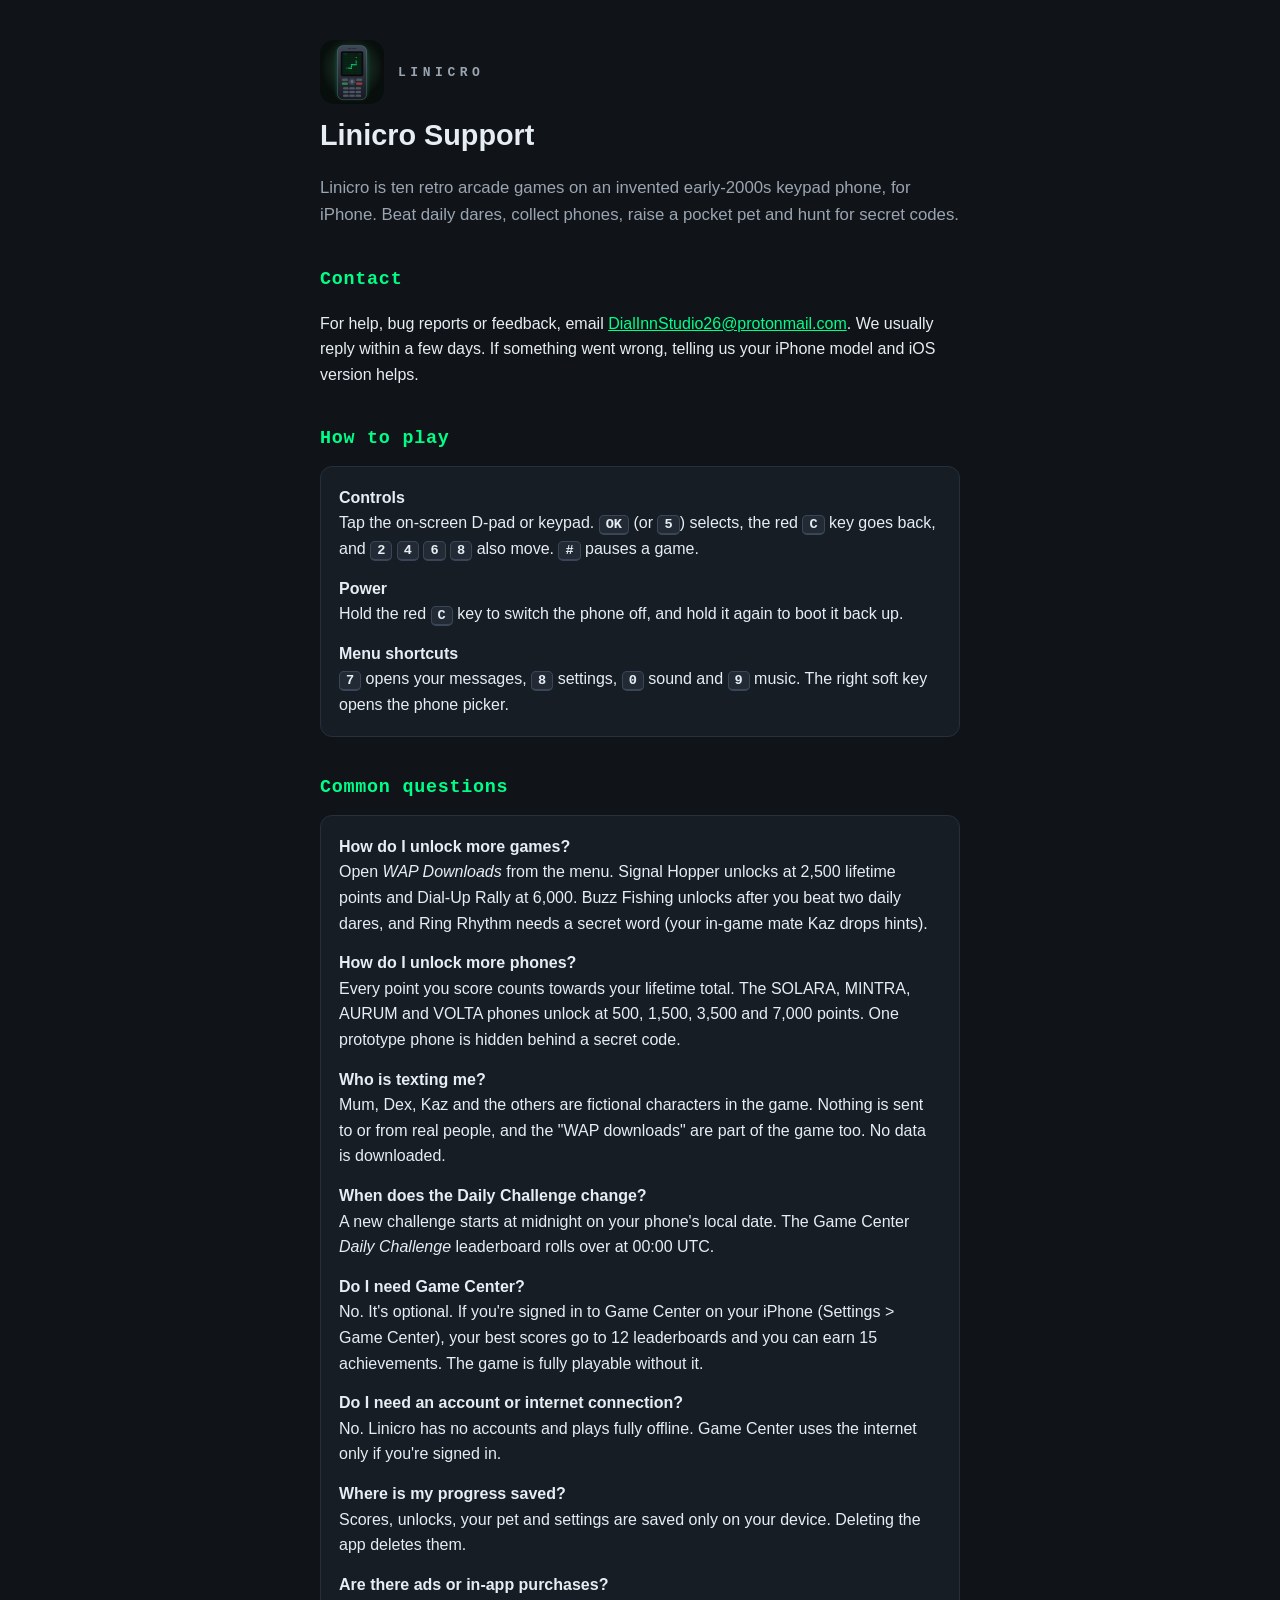
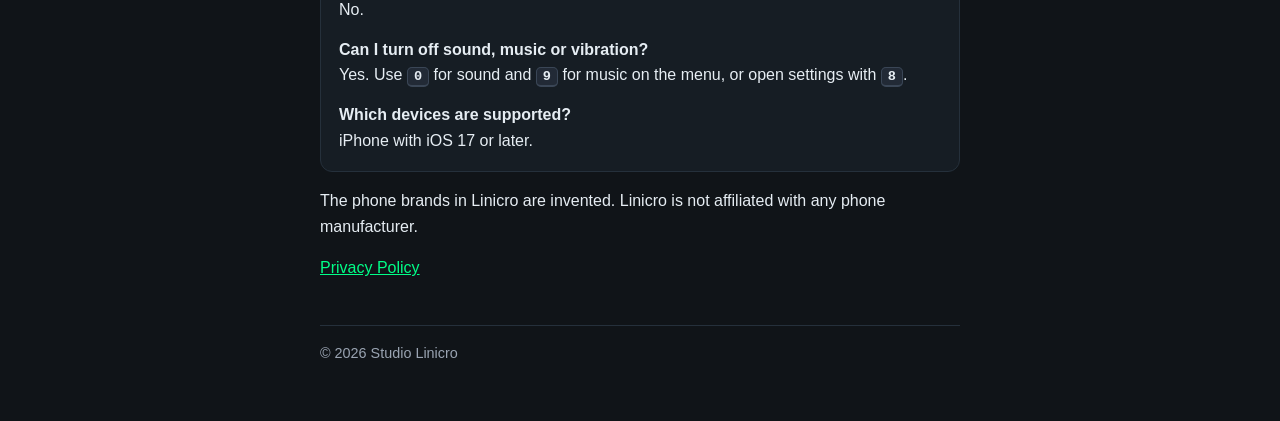
<file: index.html>
<!doctype html>
<html lang="en-GB">
<head>
<meta charset="utf-8">
<meta name="viewport" content="width=device-width,initial-scale=1">
<title>Linicro – Support</title>
<meta name="description" content="Support for Linicro, vintage phone games for iPhone by Studio Linicro.">
<link rel="icon" href="icon.png">
<link rel="stylesheet" href="style.css">
</head>
<body>
<main>
<div class="brand"><img src="icon.png" alt="Linicro app icon"><span class="mark">LINICRO</span></div>
<h1>Linicro Support</h1>
<p class="lede">Linicro is ten retro arcade games on an invented early-2000s keypad phone, for iPhone. Beat daily dares, collect phones, raise a pocket pet and hunt for secret codes.</p>

<h2>Contact</h2>
<p>For help, bug reports or feedback, email <a href="mailto:DialInnStudio26@protonmail.com">DialInnStudio26@protonmail.com</a>. We usually reply within a few days. If something went wrong, telling us your iPhone model and iOS version helps.</p>

<h2>How to play</h2>
<div class="card">
<p class="q"><strong>Controls</strong>Tap the on-screen D-pad or keypad. <kbd>OK</kbd> (or <kbd>5</kbd>) selects, the red <kbd>C</kbd> key goes back, and <kbd>2</kbd> <kbd>4</kbd> <kbd>6</kbd> <kbd>8</kbd> also move. <kbd>#</kbd> pauses a game.</p>
<p class="q"><strong>Power</strong>Hold the red <kbd>C</kbd> key to switch the phone off, and hold it again to boot it back up.</p>
<p class="q"><strong>Menu shortcuts</strong><kbd>7</kbd> opens your messages, <kbd>8</kbd> settings, <kbd>0</kbd> sound and <kbd>9</kbd> music. The right soft key opens the phone picker.</p>
</div>

<h2>Common questions</h2>
<div class="card">
<p class="q"><strong>How do I unlock more games?</strong>Open <em>WAP Downloads</em> from the menu. Signal Hopper unlocks at 2,500 lifetime points and Dial-Up Rally at 6,000. Buzz Fishing unlocks after you beat two daily dares, and Ring Rhythm needs a secret word (your in-game mate Kaz drops hints).</p>
<p class="q"><strong>How do I unlock more phones?</strong>Every point you score counts towards your lifetime total. The SOLARA, MINTRA, AURUM and VOLTA phones unlock at 500, 1,500, 3,500 and 7,000 points. One prototype phone is hidden behind a secret code.</p>
<p class="q"><strong>Who is texting me?</strong>Mum, Dex, Kaz and the others are fictional characters in the game. Nothing is sent to or from real people, and the "WAP downloads" are part of the game too. No data is downloaded.</p>
<p class="q"><strong>When does the Daily Challenge change?</strong>A new challenge starts at midnight on your phone's local date. The Game Center <em>Daily Challenge</em> leaderboard rolls over at 00:00 UTC.</p>
<p class="q"><strong>Do I need Game Center?</strong>No. It's optional. If you're signed in to Game Center on your iPhone (Settings &gt; Game Center), your best scores go to 12 leaderboards and you can earn 15 achievements. The game is fully playable without it.</p>
<p class="q"><strong>Do I need an account or internet connection?</strong>No. Linicro has no accounts and plays fully offline. Game Center uses the internet only if you're signed in.</p>
<p class="q"><strong>Where is my progress saved?</strong>Scores, unlocks, your pet and settings are saved only on your device. Deleting the app deletes them.</p>
<p class="q"><strong>Are there ads or in-app purchases?</strong>No.</p>
<p class="q"><strong>Can I turn off sound, music or vibration?</strong>Yes. Use <kbd>0</kbd> for sound and <kbd>9</kbd> for music on the menu, or open settings with <kbd>8</kbd>.</p>
<p class="q"><strong>Which devices are supported?</strong>iPhone with iOS 17 or later.</p>
</div>

<p>The phone brands in Linicro are invented. Linicro is not affiliated with any phone manufacturer.</p>
<p><a href="privacy.html">Privacy Policy</a></p>
<footer>© 2026 Studio Linicro</footer>
</main>
</body>
</html>
</file>
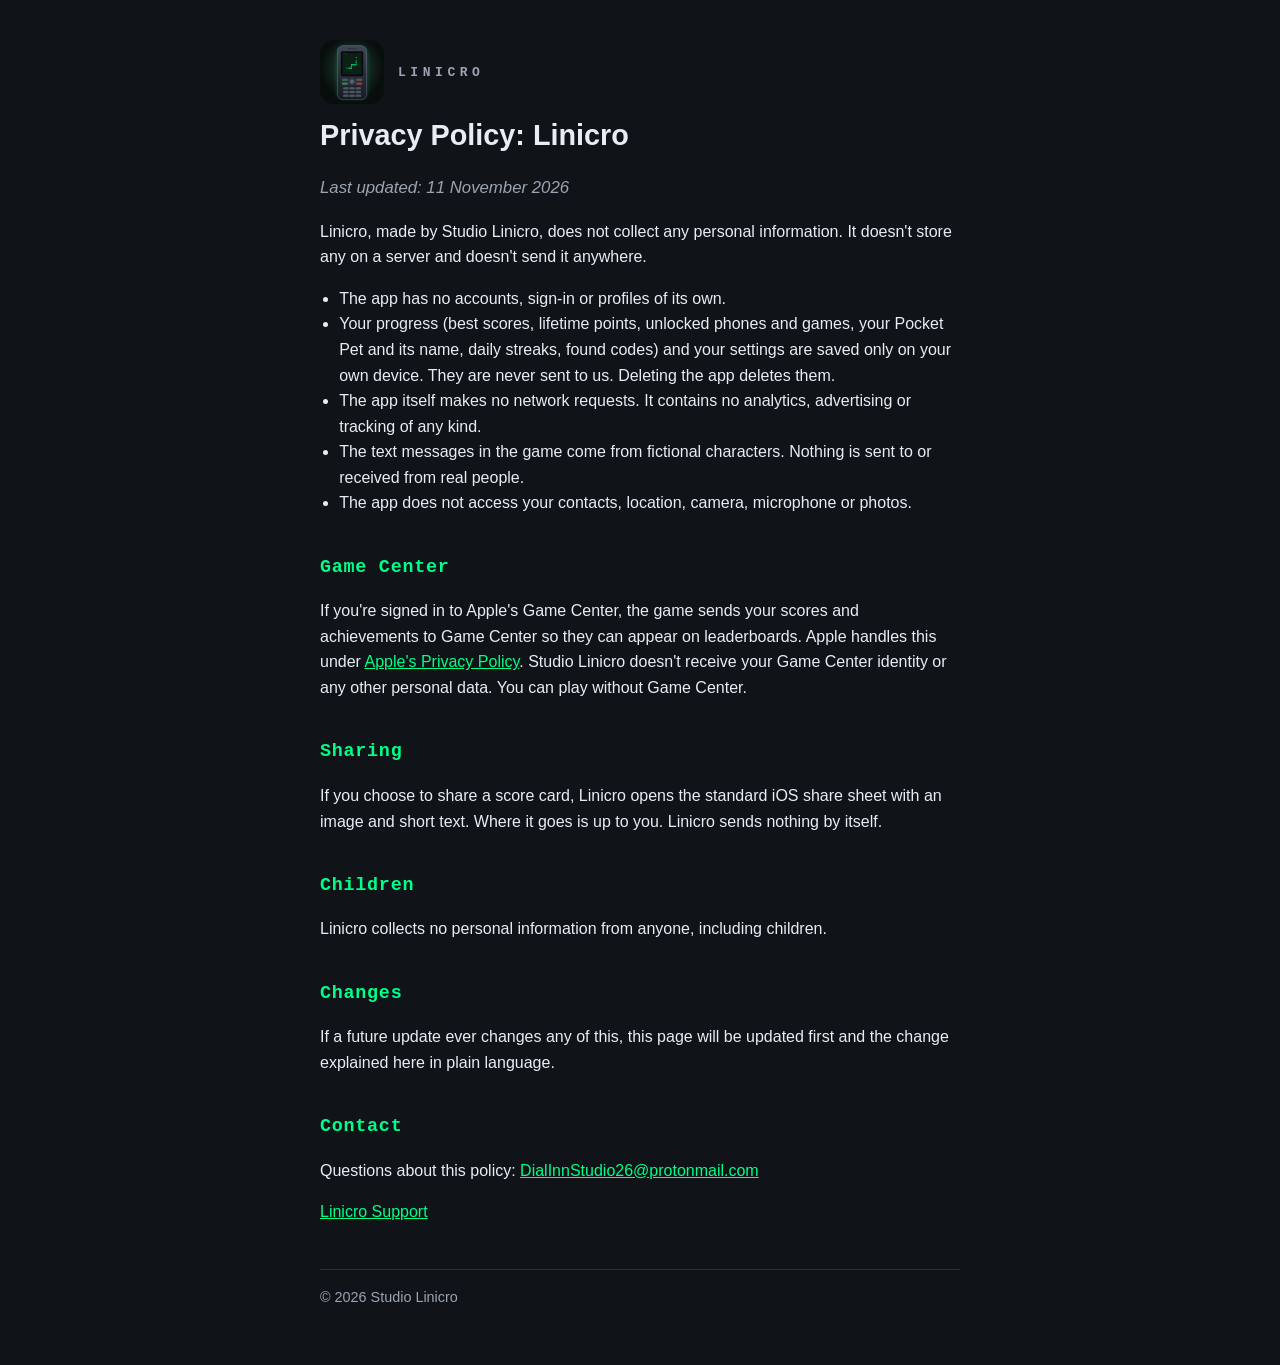
<file: privacy.html>
<!doctype html>
<html lang="en-GB">
<head>
<meta charset="utf-8">
<meta name="viewport" content="width=device-width,initial-scale=1">
<title>Linicro – Privacy Policy</title>
<link rel="icon" href="icon.png">
<link rel="stylesheet" href="style.css">
</head>
<body>
<main>
<div class="brand"><img src="icon.png" alt="Linicro app icon"><span class="mark">LINICRO</span></div>
<h1>Privacy Policy: Linicro</h1>
<p class="lede"><em>Last updated: 11 November 2026</em></p>
<p>Linicro, made by Studio Linicro, does not collect any personal information. It doesn't store any on a server and doesn't send it anywhere.</p>
<ul>
<li>The app has no accounts, sign-in or profiles of its own.</li>
<li>Your progress (best scores, lifetime points, unlocked phones and games, your Pocket Pet and its name, daily streaks, found codes) and your settings are saved only on your own device. They are never sent to us. Deleting the app deletes them.</li>
<li>The app itself makes no network requests. It contains no analytics, advertising or tracking of any kind.</li>
<li>The text messages in the game come from fictional characters. Nothing is sent to or received from real people.</li>
<li>The app does not access your contacts, location, camera, microphone or photos.</li>
</ul>

<h2>Game Center</h2>
<p>If you're signed in to Apple's Game Center, the game sends your scores and achievements to Game Center so they can appear on leaderboards. Apple handles this under <a href="https://www.apple.com/legal/privacy/">Apple's Privacy Policy</a>. Studio Linicro doesn't receive your Game Center identity or any other personal data. You can play without Game Center.</p>

<h2>Sharing</h2>
<p>If you choose to share a score card, Linicro opens the standard iOS share sheet with an image and short text. Where it goes is up to you. Linicro sends nothing by itself.</p>

<h2>Children</h2>
<p>Linicro collects no personal information from anyone, including children.</p>

<h2>Changes</h2>
<p>If a future update ever changes any of this, this page will be updated first and the change explained here in plain language.</p>

<h2>Contact</h2>
<p>Questions about this policy: <a href="mailto:DialInnStudio26@protonmail.com">DialInnStudio26@protonmail.com</a></p>
<p><a href="index.html">Linicro Support</a></p>
<footer>© 2026 Studio Linicro</footer>
</main>
</body>
</html>
</file>
<file: style.css>
:root{--bg:#101418;--panel:#161d24;--lcd:#00ff88;--ink:#e6edf3;--muted:#9aa4b2;--line:#25303b}
*{box-sizing:border-box}
body{margin:0;background:var(--bg);color:var(--ink);font-family:-apple-system,BlinkMacSystemFont,"Segoe UI",Helvetica,Arial,sans-serif;line-height:1.6}
main{max-width:680px;margin:0 auto;padding:40px 20px 56px}
.brand{display:flex;align-items:center;gap:14px;margin-bottom:8px}
.brand img{width:64px;height:64px;border-radius:14px}
.brand .mark{font:700 13px/1 ui-monospace,Menlo,Consolas,monospace;letter-spacing:.35em;color:var(--muted)}
h1{font-size:1.8em;margin:.2em 0 .3em}
h2{font-size:1.15em;margin:2em 0 .5em;color:var(--lcd);font-family:ui-monospace,Menlo,Consolas,monospace;letter-spacing:.04em}
p,li{color:var(--ink)}
.lede{color:var(--muted);font-size:1.05em}
a{color:var(--lcd)}
.card{background:var(--panel);border:1px solid var(--line);border-radius:12px;padding:4px 18px;margin:12px 0}
.q{margin:14px 0}
.q strong{display:block}
kbd{font:600 .85em ui-monospace,Menlo,Consolas,monospace;background:#222a36;border:1px solid #3a4656;border-bottom-width:2px;border-radius:5px;padding:1px 6px;color:var(--ink)}
ul{padding-left:1.2em}
footer{margin-top:44px;padding-top:16px;border-top:1px solid var(--line);font-size:.9em;color:var(--muted)}
footer a{color:var(--muted)}
</file>
